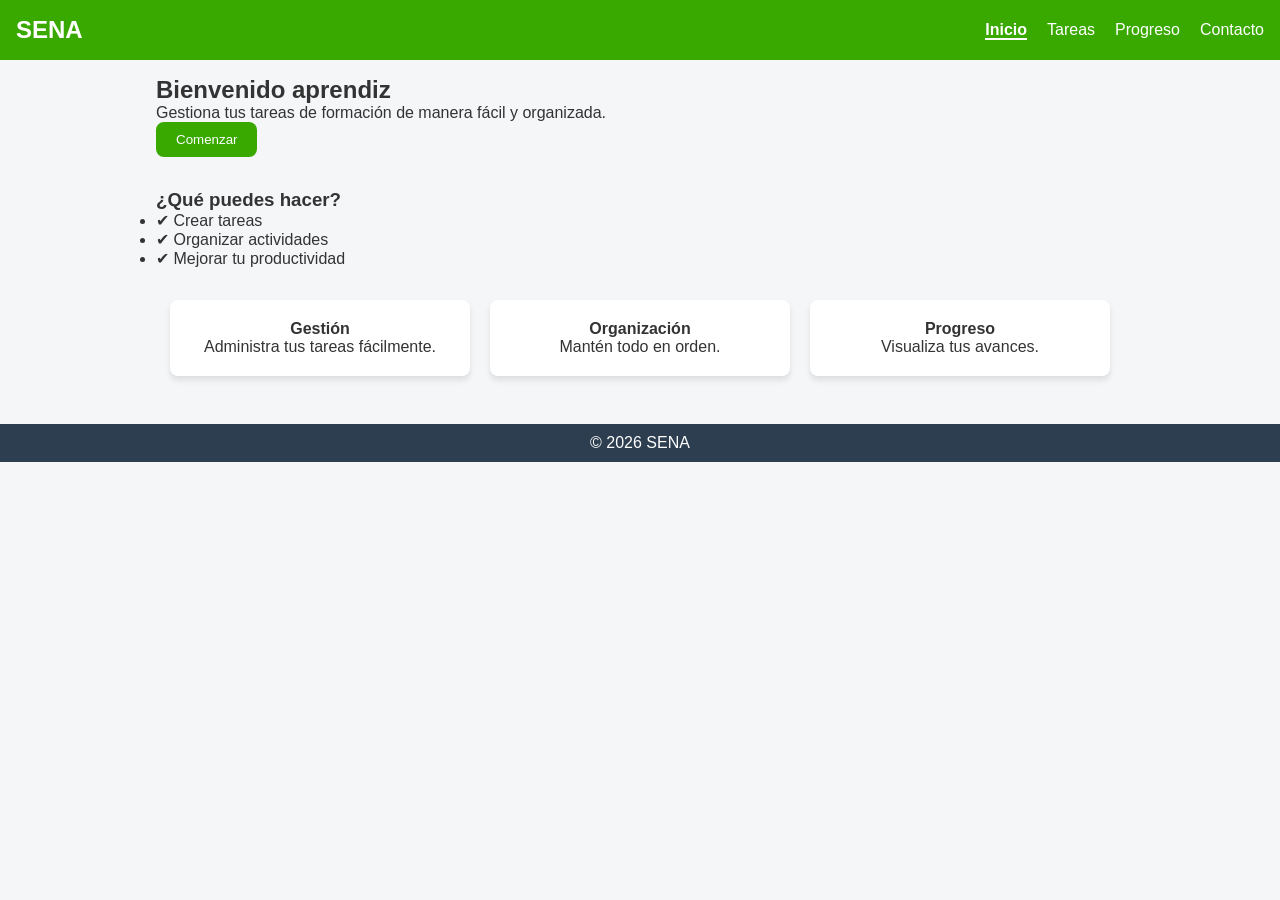
<file: Proyecto/Index.html>
<!DOCTYPE html>
<html lang="es">
<head>
    <meta charset="UTF-8">
    <meta name="viewport" content="width=device-width, initial-scale=1.0">
    <title>PLATAFORMA SENA - Inicio</title>
<link rel="stylesheet" href="css/styles_global.css"></head>
<body>

<header class="header">
    <nav class="navbar">
        <h1 class="logo">SENA</h1>
        <div class="menu-toggle">☰</div>
        <ul class="nav-links">
            <li><a href="Index.html" class="active">Inicio</a></li>
            <li><a href="pages/tareas.html">Tareas</a></li>
            <li><a href="pages/progreso.html">Progreso</a></li>
            <li><a href="pages/contacto.html">Contacto</a></li>
        </ul>
    </nav>
</header>

<main class="container">
    <section class="intro">
        <h2>Bienvenido aprendiz</h2>
        <p>Gestiona tus tareas de formación de manera fácil y organizada.</p>
        <button class="btn">Comenzar</button>
    </section>

    <section class="info">
        <h3>¿Qué puedes hacer?</h3>
        <ul>
            <li>✔ Crear tareas</li>
            <li>✔ Organizar actividades</li>
            <li>✔ Mejorar tu productividad</li>
        </ul>
    </section>

<section class="cards">
    <div class="card">
        <h4>Gestión</h4>
        <p>Administra tus tareas fácilmente.</p>
    </div>
    <div class="card">
        <h4>Organización</h4>
        <p>Mantén todo en orden.</p>
    </div>
    <div class="card">
        <h4>Progreso</h4>
        <p>Visualiza tus avances.</p>
    </div>
</section>
</main>

<footer class="footer">
    <p>© 2026 SENA</p>
</footer>

<script>
    const toggle = document.querySelector(".menu-toggle");
    const nav = document.querySelector(".nav-links");
    toggle.addEventListener("click", () => {
        nav.classList.toggle("active");
    });
</script>

</body>
</html>
</file>
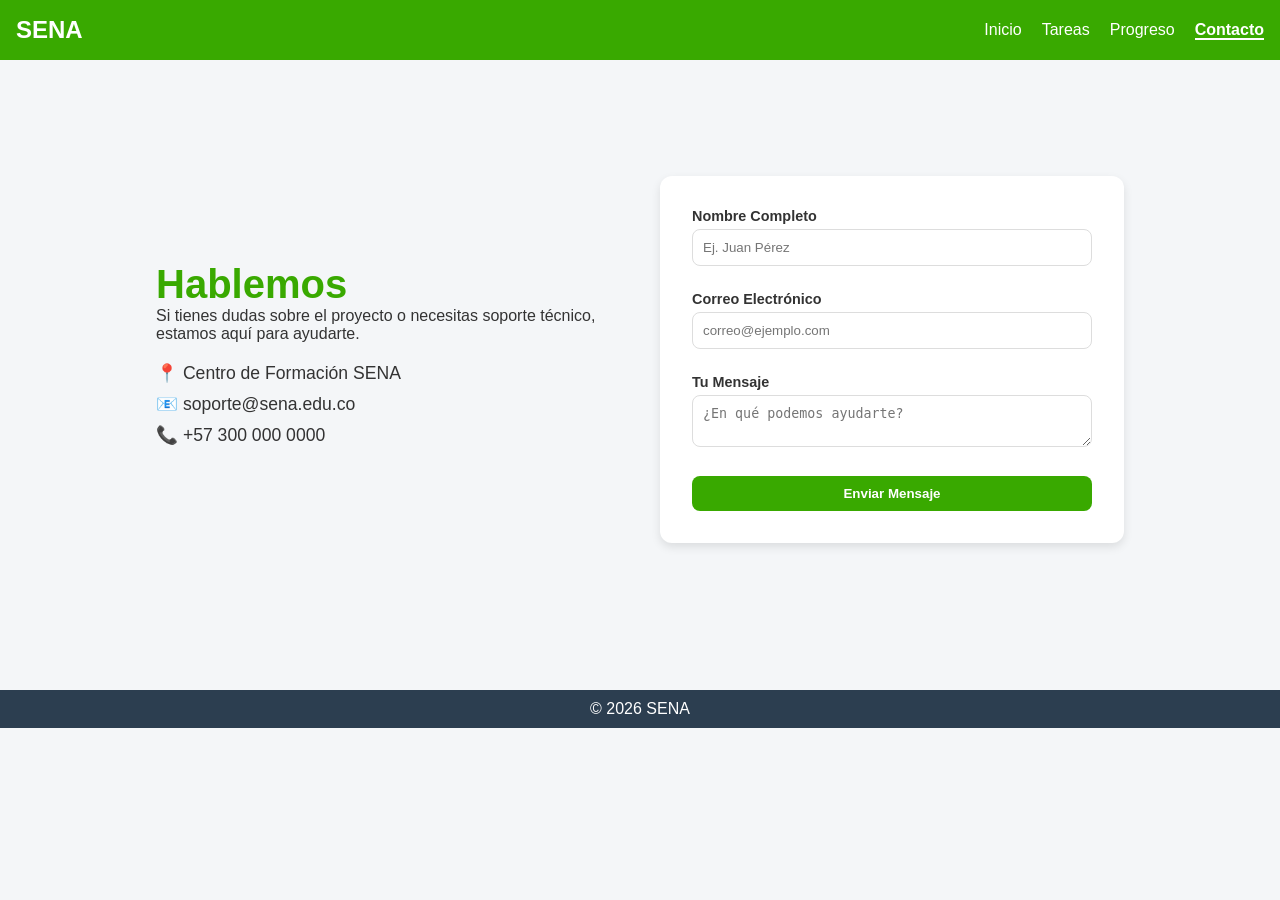
<file: Proyecto/pages/contacto.html>
<!DOCTYPE html>
<html lang="es">
<head>
    <meta charset="UTF-8">
    <meta name="viewport" content="width=device-width, initial-scale=1.0">
    <title>SENA - Contacto</title>
<link rel="stylesheet" href="../css/styles_global.css">
<link rel="stylesheet" href="../css/styles_contacto.css">
</head>
<body>

<header class="header">
    <nav class="navbar">
        <h1 class="logo">SENA</h1>
        <div class="menu-toggle">☰</div>
        <ul class="nav-links">
            <li><a href="../Index.html">Inicio</a></li>
            <li><a href="tareas.html">Tareas</a></li>
            <li><a href="progreso.html">Progreso</a></li>
            <li><a href="contacto.html" class="active">Contacto</a></li>
        </ul>
    </nav>
</header>

<main class="container" id="contacto-page">
    <div class="contact-wrapper">
        <section class="contact-info">
            <h2>Hablemos</h2>
            <p>Si tienes dudas sobre el proyecto o necesitas soporte técnico, estamos aquí para ayudarte.</p>
            <ul class="contact-details">
                <li>📍 Centro de Formación SENA</li>
                <li>📧 soporte@sena.edu.co</li>
                <li>📞 +57 300 000 0000</li>
            </ul>
        </section>

        <section class="contact-card">
            <form>
                <div class="input-group">
                    <label>Nombre Completo</label>
                    <input type="text" placeholder="Ej. Juan Pérez" required>
                </div>
                <div class="input-group">
                    <label>Correo Electrónico</label>
                    <input type="email" placeholder="correo@ejemplo.com" required>
                </div>
                <div class="input-group">
                    <label>Tu Mensaje</label>
                    <textarea placeholder="¿En qué podemos ayudarte?"></textarea>
                </div>
                <button type="submit" class="btn btn-full">Enviar Mensaje</button>
            </form>
        </section>
    </div>
</main>

<footer class="footer">
    <p>© 2026 SENA</p>
</footer>

<script>
    const toggle = document.querySelector(".menu-toggle");
    const nav = document.querySelector(".nav-links");
    toggle.addEventListener("click", () => {
        nav.classList.toggle("active");
    });
</script>

</body>
</html>
</file>
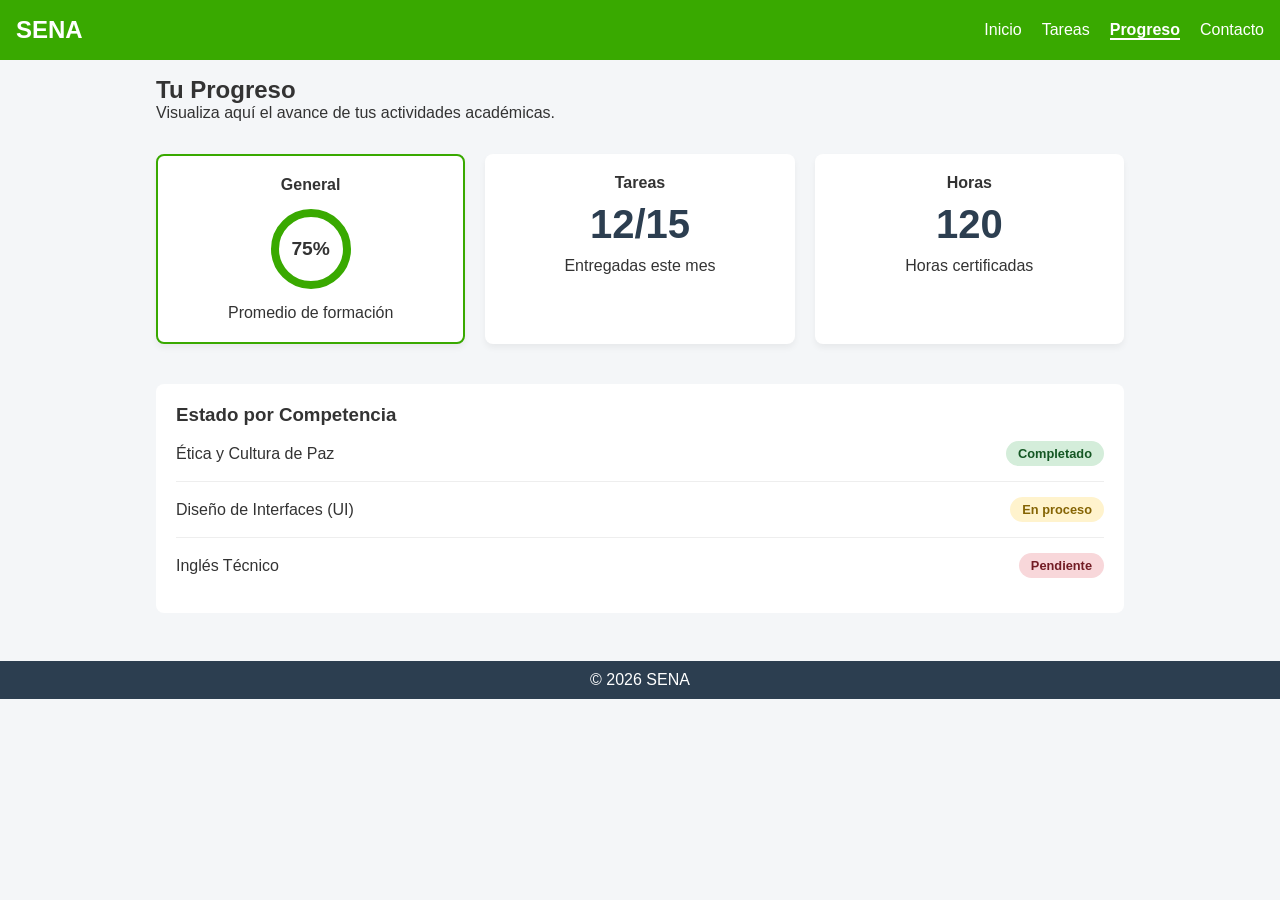
<file: Proyecto/pages/progreso.html>
<!DOCTYPE html>
<html lang="es">
<head>
    <meta charset="UTF-8">
    <meta name="viewport" content="width=device-width, initial-scale=1.0">
    <title>SENA - Progreso</title>
<link rel="stylesheet" href="../css/styles_global.css">
<link rel="stylesheet" href="../css/styles_progreso.css">
</head>
<body>

<header class="header">
    <nav class="navbar">
        <h1 class="logo">SENA</h1>
        <div class="menu-toggle">☰</div>
        <ul class="nav-links">
            <li><a href="../Index.html">Inicio</a></li>
            <li><a href="tareas.html">Tareas</a></li>
            <li><a href="progreso.html" class="active">Progreso</a></li>
            <li><a href="contacto.html">Contacto</a></li>
        </ul>
    </nav>
</header>

<main class="container">
    <section class="intro">
        <h2>Tu Progreso</h2>
        <p>Visualiza aquí el avance de tus actividades académicas.</p>
    </section>

    <section class="dashboard-grid">
        <div class="stat-card highlight">
            <h4>General</h4>
            <div class="progress-circle">75%</div>
            <p>Promedio de formación</p>
        </div>
        
        <div class="stat-card">
            <h4>Tareas</h4>
            <span class="stat-number">12/15</span>
            <p>Entregadas este mes</p>
        </div>

        <div class="stat-card">
            <h4>Horas</h4>
            <span class="stat-number">120</span>
            <p>Horas certificadas</p>
        </div>
    </section>

    <section class="course-list">
        <h3>Estado por Competencia</h3>
        <div class="course-item">
            <span>Ética y Cultura de Paz</span>
            <div class="status-badge complete">Completado</div>
        </div>
        <div class="course-item">
            <span>Diseño de Interfaces (UI)</span>
            <div class="status-badge process">En proceso</div>
        </div>
        <div class="course-item">
            <span>Inglés Técnico</span>
            <div class="status-badge pending">Pendiente</div>
        </div>
    </section>
</main>

<footer class="footer">
    <p>© 2026 SENA</p>
</footer>

<script>
    const toggle = document.querySelector(".menu-toggle");
    const nav = document.querySelector(".nav-links");
    toggle.addEventListener("click", () => {
        nav.classList.toggle("active");
    });
</script>

</body>
</html>
</file>
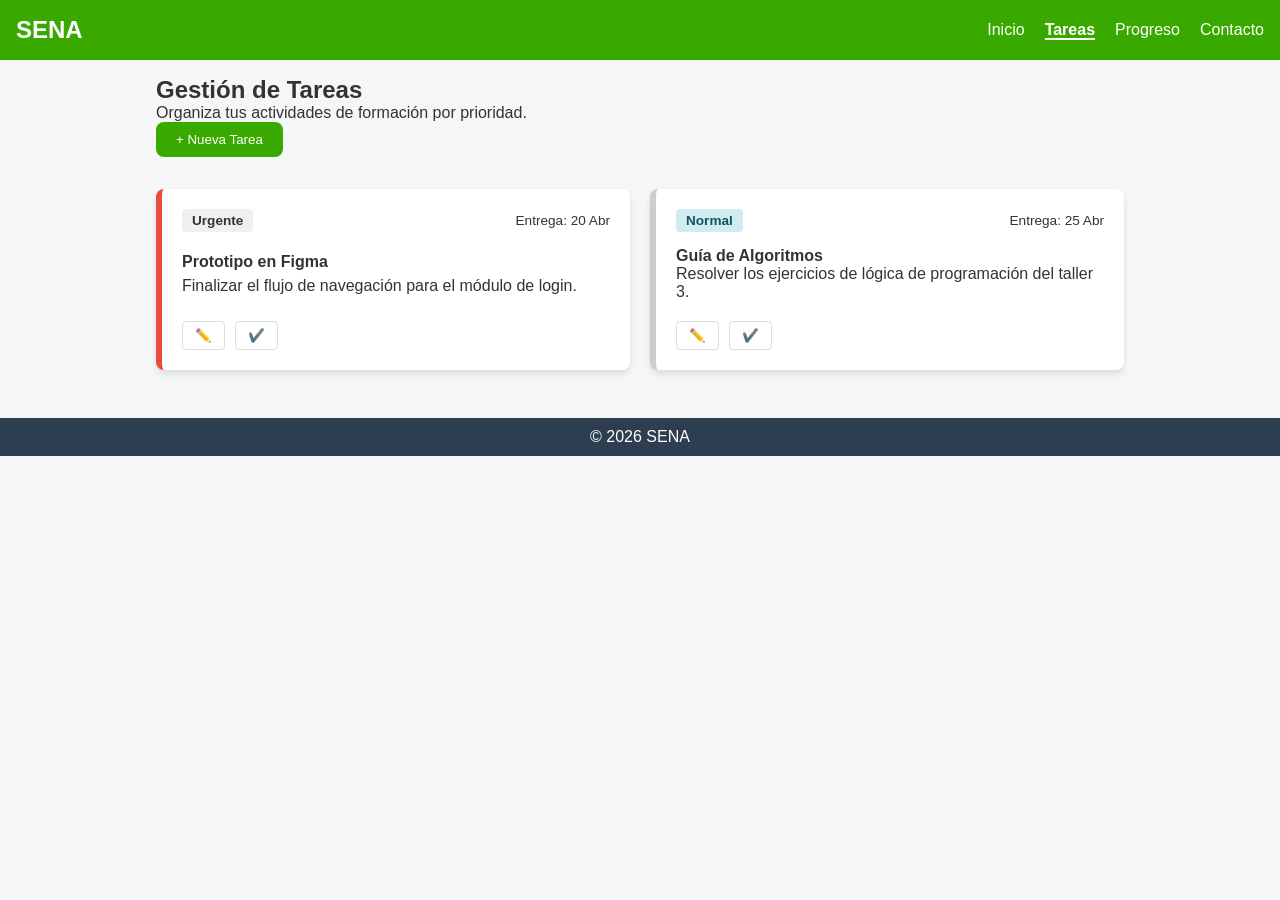
<file: Proyecto/pages/tareas.html>
<!DOCTYPE html>
<html lang="es">
<head>
    <meta charset="UTF-8">
    <meta name="viewport" content="width=device-width, initial-scale=1.0">
    <title>SENA - Tareas</title>
<link rel="stylesheet" href="../css/styles_global.css">
<link rel="stylesheet" href="../css/styles_tareas.css">
</head>
<body>

<header class="header">
    <nav class="navbar">
        <h1 class="logo">SENA</h1>
        <div class="menu-toggle">☰</div>
        <ul class="nav-links">
            <li><a href="../Index.html">Inicio</a></li>
            <li><a href="tareas.html" class="active">Tareas</a></li>
            <li><a href="progreso.html">Progreso</a></li>
            <li><a href="contacto.html">Contacto</a></li>
        </ul>
    </nav>
</header>

<main class="container">
    <section class="intro">
        <h2>Gestión de Tareas</h2>
        <p>Organiza tus actividades de formación por prioridad.</p>
        <button class="btn">+ Nueva Tarea</button>
    </section>

    <section class="task-grid">
        <div class="task-card high-priority">
            <div class="task-header">
                <span class="tag">Urgente</span>
                <span class="date">Entrega: 20 Abr</span>
            </div>
            <h4>Prototipo en Figma</h4>
            <p>Finalizar el flujo de navegación para el módulo de login.</p>
            <div class="task-footer">
                <button class="btn-icon">✏️</button>
                <button class="btn-icon">✔️</button>
            </div>
        </div>

        <div class="task-card">
            <div class="task-header">
                <span class="tag info">Normal</span>
                <span class="date">Entrega: 25 Abr</span>
            </div>
            <h4>Guía de Algoritmos</h4>
            <p>Resolver los ejercicios de lógica de programación del taller 3.</p>
            <div class="task-footer">
                <button class="btn-icon">✏️</button>
                <button class="btn-icon">✔️</button>
            </div>
        </div>
    </section>
</main>

<footer class="footer">
    <p>© 2026 SENA</p>
</footer>

<script>
    const toggle = document.querySelector(".menu-toggle");
    const nav = document.querySelector(".nav-links");
    toggle.addEventListener("click", () => {
        nav.classList.toggle("active");
    });
</script>

</body>
</html>
</file>
<file: Proyecto/css/styles_global.css>
/* RESET */
* {
    margin: 0;
    padding: 0;
    box-sizing: border-box;
}

/* VARIABLES */
:root {
    --color-primary: #39A900;
    --color-secondary: #2c3e50;
    --color-background: #f4f6f8;
    --color-white: #fff;
    --color-text: #333;
    --spacing-small: 8px;
    --spacing-medium: 16px;
    --spacing-large: 32px;
    --border-radius: 8px;
}

/* BODY */
body {
    font-family: Arial, sans-serif;
    background: var(--color-background);
    color: var(--color-text);
}

/* HEADER & NAV */
.header {
    background: var(--color-primary);
    color: white;
    padding: 16px;
}

.navbar {
    display: flex;
    justify-content: space-between;
    align-items: center;
    position: relative;
}

.logo {
    font-size: 1.5rem;
}

.nav-links {
    list-style: none;
    display: none;
    flex-direction: column;
    gap: 10px;
    position: absolute;
    top: 60px;
    right: 0;
    background: var(--color-primary);
    padding: 15px;
    border-radius: 8px;
    z-index: 1000;
}

.nav-links.active {
    display: flex;
}

.nav-links a {
    color: white;
    text-decoration: none;
    transition: 0.2s;
}

.nav-links a:hover {
    opacity: 0.8;
}

.nav-links a.active {
    font-weight: bold;
    border-bottom: 2px solid white;
}

.menu-toggle {
    font-size: 1.5rem;
    cursor: pointer;
}

/* CONTAINER & SECTIONS */
.container {
    max-width: 1000px;
    margin: auto;
    padding: 16px;
}

section {
    margin-bottom: 32px;
}

/* BUTTON */
.btn {
    background: var(--color-primary);
    color: white;
    padding: 10px 20px;
    border: none;
    border-radius: 8px;
    cursor: pointer;
}

/* FOOTER */
.footer {
    background: var(--color-secondary);
    color: white;
    text-align: center;
    padding: 10px;
}

/* --- ESTILOS DE CARDS (ARREGLO PARA EL INDEX) --- */
.cards {
    display: flex;
    flex-direction: column; /* Por defecto en móvil: una debajo de otra */
    gap: 20px;
    margin-top: 20px;
}

.card {
    background: var(--color-white);
    padding: 20px;
    border-radius: var(--border-radius);
    box-shadow: 0 4px 6px rgba(0,0,0,0.1); /* Sombra para que parezca tarjeta */
    text-align: center;
}

/* --- MODO ESCRITORIO --- */
@media (min-width: 768px) {
    .cards {
        flex-direction: row; /* En pantallas grandes: una al lado de la otra */
        justify-content: center;
    }

    .card {
        flex: 1; /* Hace que todas tengan el mismo ancho */
        max-width: 300px;
    }
}

/* RESPONSIVE NAV */
@media (min-width: 768px) {
    .nav-links {
        display: flex !important;
        position: static;
        flex-direction: row;
        background: transparent;
        padding: 0;
        gap: 20px;
    }
    .menu-toggle {
        display: none;
    }
}
</file>
<file: Proyecto/css/styles_contacto.css>
#contacto-page {
    display: flex;
    justify-content: center;
    align-items: center;
    min-height: 70vh;
}

.contact-wrapper {
    display: grid;
    grid-template-columns: 1fr;
    gap: 40px;
    align-items: center;
    width: 100%;
}

.contact-info h2 {
    color: var(--color-primary);
    font-size: 2.5rem;
}

.contact-details {
    list-style: none;
    margin-top: 20px;
}

.contact-details li {
    margin-bottom: 10px;
    font-size: 1.1rem;
}

.contact-card {
    background: white;
    padding: 32px;
    border-radius: 12px;
    width: 100%;
    max-width: 500px;
    box-shadow: 0 4px 10px rgba(0,0,0,0.1);
}

.input-group {
    margin-bottom: 15px;
    text-align: left;
}

.input-group label {
    display: block;
    margin-bottom: 5px;
    font-weight: bold;
    font-size: 0.9rem;
}

.contact-card input,
.contact-card textarea {
    width: 100%;
    padding: 10px;
    margin-bottom: 10px;
    border: 1px solid #ddd;
    border-radius: 8px;
}

.btn-full {
    width: 100%;
    font-weight: bold;
}

@media (min-width: 768px) {
    .contact-wrapper {
        grid-template-columns: 1fr 1fr;
    }
}
</file>
<file: Proyecto/css/styles_progreso.css>
.dashboard-grid {
    display: grid;
    grid-template-columns: repeat(auto-fit, minmax(200px, 1fr));
    gap: 20px;
    margin-bottom: 40px;
}

.stat-card {
    background: var(--color-white);
    padding: 20px;
    border-radius: var(--border-radius);
    text-align: center;
    box-shadow: 0 4px 6px rgba(0,0,0,0.05);
}

.stat-card.highlight {
    border: 2px solid var(--color-primary);
}

.stat-number {
    display: block;
    font-size: 2.5rem;
    font-weight: bold;
    color: var(--color-secondary);
    margin: 10px 0;
}

.progress-circle {
    width: 80px;
    height: 80px;
    border-radius: 50%;
    border: 8px solid var(--color-primary);
    display: flex;
    align-items: center;
    justify-content: center;
    margin: 15px auto;
    font-weight: bold;
    font-size: 1.2rem;
}

.course-list {
    background: var(--color-white);
    padding: 20px;
    border-radius: var(--border-radius);
}

.course-item {
    display: flex;
    justify-content: space-between;
    align-items: center;
    padding: 15px 0;
    border-bottom: 1px solid #eee;
}

.course-item:last-child {
    border-bottom: none;
}

.status-badge {
    padding: 5px 12px;
    border-radius: 20px;
    font-size: 0.8rem;
    font-weight: bold;
}

.complete { background: #d4edda; color: #155724; }
.process { background: #fff3cd; color: #856404; }
.pending { background: #f8d7da; color: #721c24; }
</file>
<file: Proyecto/css/styles_tareas.css>
/* CONTENEDOR PRINCIPAL DE TAREAS */
.task-grid {
    display: grid;
    /* Esto las pone en horizontal y las hace responsivas automáticamente */
    grid-template-columns: repeat(auto-fit, minmax(300px, 1fr));
    gap: 20px;
    margin-top: 20px;
}

/* LA TARJETA INDIVIDUAL */
.task-card {
    background: white;
    padding: 20px;
    border-radius: var(--border-radius);
    border-left: 6px solid #ccc; /* Borde lateral por defecto */
    box-shadow: 0 4px 6px rgba(0,0,0,0.1);
    display: flex;
    flex-direction: column;
    justify-content: space-between;
}

/* COLOR PARA PRIORIDAD ALTA */
.task-card.high-priority {
    border-left-color: #e74c3c;
}

/* ENCABEZADO DE LA CARD */
.task-header {
    display: flex;
    justify-content: space-between;
    align-items: center;
    margin-bottom: 15px;
    font-size: 0.85rem;
}

.tag {
    background: #f0f0f0;
    padding: 4px 10px;
    border-radius: 4px;
    font-weight: bold;
}

.tag.info {
    background: #d1ecf1;
    color: #0c5460;
}

/* PIE DE LA CARD (BOTONES) */
.task-footer {
    margin-top: 20px;
    display: flex;
    gap: 10px;
}

.btn-icon {
    background: white;
    border: 1px solid #ddd;
    padding: 6px 12px;
    border-radius: 4px;
    cursor: pointer;
    transition: background 0.2s;
}

.btn-icon:hover {
    background: #f9f9f9;
}

/* Desktop Adjustment */
@media (min-width: 768px) {
    .cards {
        flex-direction: row;
    }
}
</file>
